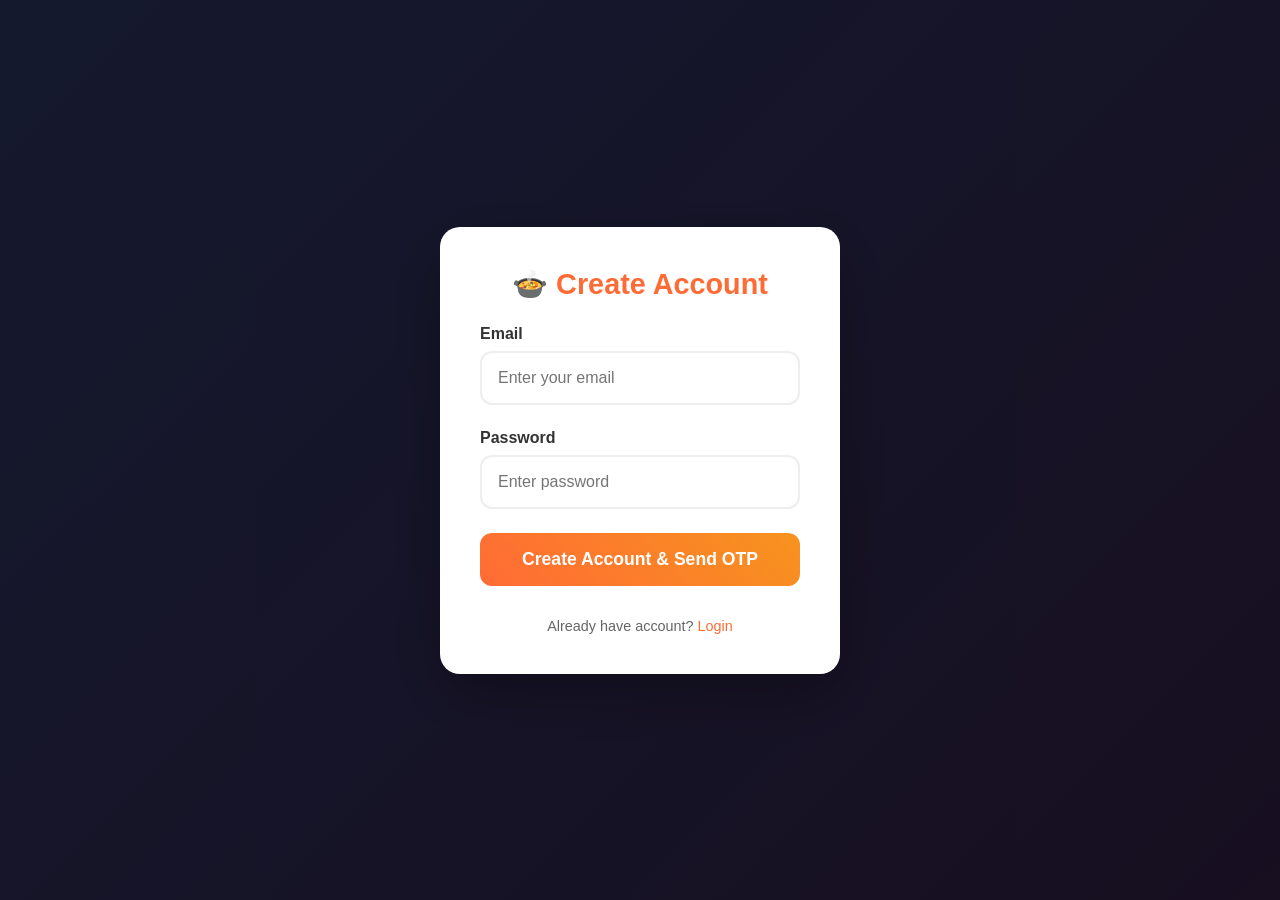
<file: src/main/resources/static/index.html>
<!DOCTYPE html>
<html lang="en">
<head>
    <meta charset="UTF-8">
    <meta name="viewport" content="width=device-width, initial-scale=1.0">
    <title>Food Delivery App - Hyderabad</title>
    <style>
        /* Your exact same CSS - completely unchanged + Auth overlay */
        * {
            margin: 0;
            padding: 0;
            box-sizing: border-box;
        }
        body {
            font-family: 'Segoe UI', Tahoma, Geneva, Verdana, sans-serif;
            background: linear-gradient(135deg, #667eea 0%, #764ba2 100%);
            min-height: 100vh;
            color: #333;
            overflow-x: hidden;
        }
        /* Auth Modal Overlay */
        .auth-overlay {
            position: fixed;
            top: 0;
            left: 0;
            width: 100%;
            height: 100%;
            background: rgba(0,0,0,0.8);
            z-index: 5000;
            display: flex;
            align-items: center;
            justify-content: center;
        }
        .auth-modal {
            background: white;
            border-radius: 20px;
            padding: 2.5rem;
            max-width: 400px;
            width: 90%;
            box-shadow: 0 20px 60px rgba(0,0,0,0.3);
            animation: slideUp 0.5s ease;
        }
        @keyframes slideUp {
            from { transform: translateY(50px); opacity: 0; }
            to { transform: translateY(0); opacity: 1; }
        }
        .auth-title {
            text-align: center;
            color: #ff6b35;
            font-size: 1.8rem;
            margin-bottom: 1.5rem;
        }
        .input-group {
            margin-bottom: 1.5rem;
        }
        .input-group label {
            display: block;
            margin-bottom: 0.5rem;
            color: #333;
            font-weight: 600;
        }
        .input-group input {
            width: 100%;
            padding: 1rem;
            border: 2px solid #eee;
            border-radius: 12px;
            font-size: 1rem;
            transition: border-color 0.3s ease;
        }
        .input-group input:focus {
            outline: none;
            border-color: #ff6b35;
        }
        .btn {
            width: 100%;
            padding: 1rem;
            background: linear-gradient(45deg, #ff6b35, #f7931e);
            color: white;
            border: none;
            border-radius: 12px;
            font-size: 1.1rem;
            font-weight: 600;
            cursor: pointer;
            transition: all 0.3s ease;
            margin-bottom: 1rem;
        }
        .btn:hover {
            transform: translateY(-2px);
            box-shadow: 0 10px 25px rgba(255,107,53,0.4);
        }
        .btn-secondary {
            background: linear-gradient(45deg, #6c757d, #5a6268);
        }
        .otp-inputs {
            display: flex;
            gap: 1rem;
            margin: 1.5rem 0;
        }
        .otp-inputs input {
            width: 50px;
            height: 50px;
            text-align: center;
            font-size: 1.5rem;
            font-weight: bold;
        }
        .forgot-link {
            text-align: center;
            color: #ff6b35;
            text-decoration: none;
            font-size: 0.9rem;
            display: inline-block;
            margin-top: 1rem;
            cursor: pointer;
        }
        .forgot-link:hover {
            text-decoration: underline;
        }
        .header {
            background: white;
            padding: 1rem 2rem;
            box-shadow: 0 2px 10px rgba(0,0,0,0.1);
            position: sticky;
            top: 0;
            z-index: 100;
        }
        .header h1 {
            color: #ff6b35;
            text-align: center;
            font-size: 1.8rem;
        }
        .container {
            max-width: 1200px;
            margin: 0 auto;
            padding: 2rem;
        }
        .nav-tabs {
            display: flex;
            background: white;
            border-radius: 15px;
            padding: 0.5rem;
            margin-bottom: 2rem;
            box-shadow: 0 4px 15px rgba(0,0,0,0.1);
            overflow-x: auto;
        }
        .tab {
            flex: 1;
            padding: 1rem;
            text-align: center;
            background: none;
            border: none;
            font-size: 1rem;
            font-weight: 600;
            color: #666;
            cursor: pointer;
            transition: all 0.3s ease;
            border-radius: 10px;
            min-width: 120px;
        }
        .tab.active {
            background: linear-gradient(45deg, #ff6b35, #f7931e);
            color: white;
            transform: translateY(-2px);
            box-shadow: 0 5px 15px rgba(255,107,53,0.4);
        }
        .category {
            display: none;
            background: white;
            border-radius: 20px;
            padding: 2rem;
            box-shadow: 0 10px 30px rgba(0,0,0,0.1);
            margin-bottom: 2rem;
        }
        .category.active {
            display: block;
            animation: fadeIn 0.5s ease;
        }
        @keyframes fadeIn {
            from { opacity: 0; transform: translateY(20px); }
            to { opacity: 1; transform: translateY(0); }
        }
        .grid {
            display: grid;
            grid-template-columns: repeat(auto-fit, minmax(280px, 1fr));
            gap: 1.5rem;
        }
        .item-card {
            background: #fff;
            border-radius: 20px;
            overflow: hidden;
            box-shadow: 0 8px 25px rgba(0,0,0,0.1);
            transition: all 0.3s ease;
            position: relative;
        }
        .item-card:hover {
            transform: translateY(-10px);
            box-shadow: 0 20px 40px rgba(0,0,0,0.15);
        }
        .item-image {
            width: 100%;
            height: 180px;
            object-fit: cover;
            background-size: cover;
            background-position: center;
        }
        .item-info {
            padding: 1.5rem;
        }
        .item-name {
            font-size: 1.3rem;
            font-weight: 700;
            color: #333;
            margin-bottom: 0.5rem;
        }
        .item-desc {
            color: #666;
            font-size: 0.9rem;
            margin-bottom: 1rem;
        }
        .price {
            font-size: 1.4rem;
            font-weight: 800;
            color: #ff6b35;
            margin-bottom: 1rem;
        }
        .add-btn {
            width: 100%;
            padding: 1rem;
            background: linear-gradient(45deg, #ff6b35, #f7931e);
            color: white;
            border: none;
            border-radius: 12px;
            font-size: 1.1rem;
            font-weight: 600;
            cursor: pointer;
            transition: all 0.3s ease;
        }
        .add-btn:hover {
            transform: scale(1.02);
            box-shadow: 0 5px 15px rgba(255,107,53,0.4);
        }
        .cart {
            position: fixed;
            bottom: 20px;
            right: 20px;
            background: linear-gradient(45deg, #28a745, #20c997);
            color: white;
            width: 60px;
            height: 60px;
            border-radius: 50%;
            border: none;
            font-size: 1.5rem;
            cursor: pointer;
            box-shadow: 0 10px 30px rgba(40,167,69,0.4);
            transition: all 0.3s ease;
            z-index: 1000;
        }
        .cart:hover {
            transform: scale(1.1);
        }
        .cart-count {
            position: absolute;
            top: -8px;
            right: -8px;
            background: #dc3545;
            color: white;
            border-radius: 50%;
            width: 24px;
            height: 24px;
            font-size: 0.8rem;
            font-weight: 700;
            display: flex;
            align-items: center;
            justify-content: center;
        }
        .cart-modal {
            display: none;
            position: fixed;
            top: 0;
            left: 0;
            width: 100%;
            height: 100%;
            background: rgba(0,0,0,0.5);
            z-index: 2000;
            animation: fadeIn 0.3s ease;
        }
        .cart-content {
            position: absolute;
            bottom: 0;
            left: 0;
            right: 0;
            background: white;
            border-radius: 20px 20px 0 0;
            max-height: 70vh;
            overflow-y: auto;
            padding: 2rem;
        }
        .close-cart {
            position: absolute;
            top: 1rem;
            right: 1.5rem;
            font-size: 2rem;
            cursor: pointer;
            color: #666;
        }
        .empty-cart {
            text-align: center;
            padding: 3rem;
            color: #666;
        }
        .cart-item {
            display: flex;
            justify-content: space-between;
            align-items: center;
            padding: 1rem 0;
            border-bottom: 1px solid #eee;
        }
        .cart-total {
            font-size: 1.5rem;
            font-weight: 700;
            text-align: right;
            margin: 1rem 0;
        }
        .checkout-btn {
            width: 100%;
            padding: 1.2rem;
            background: linear-gradient(45deg, #28a745, #20c997);
            color: white;
            border: none;
            border-radius: 12px;
            font-size: 1.2rem;
            font-weight: 600;
            cursor: pointer;
        }
        @media (max-width: 768px) {
            .container { padding: 1rem; }
            .nav-tabs { padding: 0.3rem; }
            .tab { font-size: 0.9rem; padding: 0.8rem; min-width: 100px; }
            .grid { grid-template-columns: repeat(auto-fit, minmax(250px, 1fr)); gap: 1rem; }
        }
    </style>
</head>
<body>
    <!-- AUTH OVERLAY - STARTS FIRST -->
    <div class="auth-overlay" id="authOverlay">
        <!-- CREATE ACCOUNT SCREEN -->
        <div class="auth-modal" id="createAccount">
            <h2 class="auth-title">🍲 Create Account</h2>
            <div class="input-group">
                <label>Email</label>
                <input type="email" id="createEmail" placeholder="Enter your email">
            </div>
            <div class="input-group">
                <label>Password</label>
                <input type="password" id="createPassword" placeholder="Enter password">
            </div>
            <button class="btn" onclick="createAccount()">Create Account &amp; Send OTP</button>
            <div style="text-align: center; color: #666; font-size: 0.9rem;">
                Already have account? <span class="forgot-link" onclick="showLogin()">Login</span>
            </div>
        </div>

        <!-- OTP VERIFICATION SCREEN -->
        <div class="auth-modal" id="otpScreen" style="display: none;">
            <h2 class="auth-title">Verify OTP</h2>
            <p style="text-align: center; color: #666; margin-bottom: 2rem;">Enter OTP sent to your email</p>
            <div class="otp-inputs">
                <input type="text" maxlength="1" id="otp1">
                <input type="text" maxlength="1" id="otp2">
                <input type="text" maxlength="1" id="otp3">
                <input type="text" maxlength="1" id="otp4">
                <input type="text" maxlength="1" id="otp5">
                <input type="text" maxlength="1" id="otp6">
            </div>
            <button class="btn" onclick="verifyOTP()">Verify OTP</button>
            <div style="text-align: center;">
                <span class="forgot-link" onclick="resendOTP()">Resend OTP</span>
            </div>
        </div>

        <!-- LOGIN SCREEN -->
        <div class="auth-modal" id="loginScreen" style="display: none;">
            <h2 class="auth-title">🍲 Login</h2>
            <div class="input-group">
                <label>Email</label>
                <input type="email" id="loginEmail" placeholder="Enter your email">
            </div>
            <div class="input-group">
                <label>Password</label>
                <input type="password" id="loginPassword" placeholder="Enter password">
            </div>
            <button class="btn" onclick="login()">Login</button>
            <a class="forgot-link" onclick="showForgotPassword(event)">Forgot Password?</a>
            <div style="text-align: center; color: #666; font-size: 0.9rem;">
                New user? <span class="forgot-link" onclick="showCreateAccount()">Create Account</span>
            </div>
        </div>

        <!-- FORGOT PASSWORD SCREEN -->
        <div class="auth-modal" id="forgotPassword" style="display: none;">
            <h2 class="auth-title">Reset Password</h2>
            <p style="text-align: center; color: #666; margin-bottom: 2rem;">Enter email to receive reset link</p>
            <div class="input-group">
                <label>Email</label>
                <input type="email" id="forgotEmail" placeholder="Enter your email">
            </div>
            <button class="btn btn-secondary" onclick="sendResetLink()">Send Reset Link</button>
            <div style="text-align: center;">
                <span class="forgot-link" onclick="showLogin()">Back to Login</span>
            </div>
        </div>
    </div>

    <!-- MAIN APP - HIDDEN UNTIL LOGIN -->
    <div id="mainApp" style="display: none;">
        <div class="header">
            <h1>
                🍲 Food Delivery Hyderabad
                <span style="float: right; color: #666; cursor: pointer; margin-left: 15px;" onclick="logout()">Logout</span>
                <button onclick="showOrderStatus()" style="float: right; margin-left: 10px; padding: 6px 10px; border-radius: 8px; border: none; background:#20c997; color:white; cursor:pointer; font-size:0.85rem;">Order Status</button>
                <button onclick="showOrderHistory()" style="float: right; padding: 6px 10px; border-radius: 8px; border: none; background:#ff6b35; color:white; cursor:pointer; font-size:0.85rem;">Order History</button>
            </h1>
        </div>
        
        <div class="container">
            <div class="nav-tabs">
                <button class="tab active" data-category="south">South Indian</button>
                <button class="tab" data-category="north">North Indian</button>
                <button class="tab" data-category="desserts">Desserts</button>
                <button class="tab" data-category="chinese">Chinese</button>
            </div>

            <!-- South Indian -->
            <div id="south" class="category active">
                <div class="grid">
                    <div class="item-card">
                        <div class="item-image" style="background-image: url('https://vismaifood.com/storage/app/uploads/public/8b4/19e/427/thumb__1200_0_0_0_auto.jpg'); background-size: cover; background-position: center;"></div>
                        <div class="item-info">
                            <div class="item-name">Masala Dosa</div>
                            <div class="item-desc">Crispy dosa with potato masala &amp; sambar</div>
                            <div class="price">₹120</div>
                            <button class="add-btn" data-name="Masala Dosa" data-price="120">Add to Cart</button>
                        </div>
                    </div>
                    <div class="item-card">
                        <div class="item-image" style="background-image: url('https://vaya.in/recipes/wp-content/uploads/2018/02/Idli-and-Sambar-1.jpg'); background-size: cover; background-position: center;"></div>
                        <div class="item-info">
                            <div class="item-name">Idli Sambhar</div>
                            <div class="item-desc">Steamed idlis with coconut chutney</div>
                            <div class="price">₹80</div>
                            <button class="add-btn" data-name="Idli Sambhar" data-price="80">Add to Cart</button>
                        </div>
                    </div>
                    <div class="item-card">
                        <div class="item-image" style="background-image: url('https://www.indianhealthyrecipes.com/wp-content/uploads/2021/01/pongal-ven-pongal.jpg'); background-size: cover; background-position: center;"></div>
                        <div class="item-info">
                            <div class="item-name">Pongal</div>
                            <div class="item-desc">Ven Pongal with ghee &amp; cashews</div>
                            <div class="price">₹140</div>
                            <button class="add-btn" data-name="Pongal" data-price="140">Add to Cart</button>
                        </div>
                    </div>
                </div>
            </div>

            <!-- North Indian -->
            <div id="north" class="category">
                <div class="grid">
                    <div class="item-card">
                        <div class="item-image" style="background-image: url('https://www.indianhealthyrecipes.com/wp-content/uploads/2023/04/butter-chicken-recipe-500x500.jpg'); background-size: cover; background-position: center;"></div>
                        <div class="item-info">
                            <div class="item-name">Butter Chicken</div>
                            <div class="item-desc">Creamy butter chicken curry with naan</div>
                            <div class="price">₹280</div>
                            <button class="add-btn" data-name="Butter Chicken" data-price="280">Add to Cart</button>
                        </div>
                    </div>
                    <div class="item-card">
                        <div class="item-image" style="background-image: url('https://cookingfromheart.com/wp-content/uploads/2017/03/Paneer-Tikka-Masala-4-500x375.jpg'); background-size: cover; background-position: center;"></div>
                        <div class="item-info">
                            <div class="item-name">Paneer Tikka Masala</div>
                            <div class="item-desc">Grilled paneer in rich tomato gravy</div>
                            <div class="price">₹260</div>
                            <button class="add-btn" data-name="Paneer Tikka Masala" data-price="260">Add to Cart</button>
                        </div>
                    </div>
                    <div class="item-card">
                        <div class="item-image" style="background-image: url('https://www.cookwithmanali.com/wp-content/uploads/2019/04/Restaurant-Style-Dal-Makhani-500x500.jpg'); background-size: cover; background-position: center;"></div>
                        <div class="item-info">
                            <div class="item-name">Dal Makhani</div>
                            <div class="item-desc">Slow-cooked black lentils with butter</div>
                            <div class="price">₹220</div>
                            <button class="add-btn" data-name="Dal Makhani" data-price="220">Add to Cart</button>
                        </div>
                    </div>
                </div>
            </div>

            <!-- Desserts -->
            <div id="desserts" class="category">
                <div class="grid">
                    <div class="item-card">
                        <div class="item-image" style="background-image: url('https://images.unsplash.com/photo-1578985545062-69928b1d9587?w=400'); background-size: cover; background-position: center;"></div>
                        <div class="item-info">
                            <div class="item-name">Chocolate Cake</div>
                            <div class="item-desc">Rich chocolate fudge cake slice</div>
                            <div class="price">₹150</div>
                            <button class="add-btn" data-name="Chocolate Cake" data-price="150">Add to Cart</button>
                        </div>
                    </div>
                    <div class="item-card">
                        <div class="item-image" style="background-image: url('https://tds.indianeagle.com/wp-content/uploads/2019/10/Best-Sweets-In-Hyderabad.jpg'); background-size: cover; background-position: center;"></div>
                        <div class="item-info">
                            <div class="item-name">Double Ka Meetha</div>
                            <div class="item-desc">Hyderabadi bread pudding with nuts</div>
                            <div class="price">₹110</div>
                            <button class="add-btn" data-name="Double Ka Meetha" data-price="110">Add to Cart</button>
                        </div>
                    </div>
                    <div class="item-card">
                        <div class="item-image" style="background-image: url('https://pipingpotcurry.com/wp-content/uploads/2023/12/Gulab-Jamun-Recipe-Piping-Pot-Curry.jpg'); background-size: cover; background-position: center;"></div>
                        <div class="item-info">
                            <div class="item-name">Gulab Jamun</div>
                            <div class="item-desc">Hot syrupy milk dumplings (4 pcs)</div>
                            <div class="price">₹90</div>
                            <button class="add-btn" data-name="Gulab Jamun" data-price="90">Add to Cart</button>
                        </div>
                    </div>
                    <div class="item-card">
                        <div class="item-image" style="background-image: url('https://themadscientistskitchen.com/wp-content/uploads/2020/08/Khubani-ka-Meetha.jpg'); background-size: cover; background-position: center;"></div>
                        <div class="item-info">
                            <div class="item-name">Qubani ka Meetha</div>
                            <div class="item-desc">Hyderabadi apricot dessert</div>
                            <div class="price">₹130</div>
                            <button class="add-btn" data-name="Qubani ka Meetha" data-price="130">Add to Cart</button>
                        </div>
                    </div>
                </div>
            </div>

            <!-- Chinese -->
            <div id="chinese" class="category">
                <div class="grid">
                    <div class="item-card">
                        <div class="item-image" style="background-image: url('https://images.unsplash.com/photo-1588166524941-28b3d2a5a490?w=400'); background-size: cover; background-position: center;"></div>
                        <div class="item-info">
                            <div class="item-name">Chicken Fried Rice</div>
                            <div class="item-desc">Indo-Chinese style fried rice</div>
                            <div class="price">₹200</div>
                            <button class="add-btn" data-name="Chicken Fried Rice" data-price="200">Add to Cart</button>
                        </div>
                    </div>
                    <div class="item-card">
                        <div class="item-image" style="background-image: url('https://images.unsplash.com/photo-1603484786263-0d0f8aa0d3f4?w=400'); background-size: cover; background-position: center;"></div>
                        <div class="item-info">
                            <div class="item-name">Chicken Manchurian</div>
                            <div class="item-desc">Spicy chicken manchurian dry</div>
                            <div class="price">₹250</div>
                            <button class="add-btn" data-name="Chicken Manchurian" data-price="250">Add to Cart</button>
                        </div>
                    </div>
                    <div class="item-card">
                        <div class="item-image" style="background-image: url('https://images.unsplash.com/photo-1626072169737-227ea21a3d68?w=400'); background-size: cover; background-position: center;"></div>
                        <div class="item-info">
                            <div class="item-name">Chicken Hakka Noodles</div>
                            <div class="item-desc">Stir-fried noodles with veggies &amp; chicken</div>
                            <div class="price">₹180</div>
                            <button class="add-btn" data-name="Chicken Hakka Noodles" data-price="180">Add to Cart</button>
                        </div>
                    </div>
                    <div class="item-card">
                        <div class="item-image" style="background-image: url('https://images.unsplash.com/photo-1567620905732-2d1ec7ab7445?w=400'); background-size: cover; background-position: center;"></div>
                        <div class="item-info">
                            <div class="item-name">Chilli Chicken</div>
                            <div class="item-desc">Indo-Chinese crispy chilli chicken</div>
                            <div class="price">₹240</div>
                            <button class="add-btn" data-name="Chilli Chicken" data-price="240">Add to Cart</button>
                        </div>
                    </div>
                </div>
            </div>
        </div>

        <!-- Cart Button -->
        <button class="cart" id="cartBtn">
            🛒
            <span class="cart-count" id="cartCount">0</span>
        </button>

        <!-- Cart Modal -->
        <div class="cart-modal" id="cartModal">
            <div class="cart-content">
                <span class="close-cart" id="closeCart">&times;</span>
                <h2 style="margin-bottom: 2rem; color: #333;">Your Cart</h2>
                <div id="cartItems"></div>
                <div class="cart-total" id="cartTotal">Total: ₹0</div>
                <button class="checkout-btn">Checkout</button>
            </div>
        </div>

        <!-- Order History Modal -->
        <div class="cart-modal" id="orderHistoryModal">
            <div class="cart-content">
                <span class="close-cart" onclick="document.getElementById('orderHistoryModal').style.display='none'">&times;</span>
                <h2 style="margin-bottom: 1.5rem; color: #333;">Order History</h2>
                <div id="orderHistoryContent"></div>
            </div>
        </div>

        <!-- Order Status Modal -->
        <div class="cart-modal" id="orderStatusModal">
            <div class="cart-content">
                <span class="close-cart" onclick="document.getElementById('orderStatusModal').style.display='none'">&times;</span>
                <h2 style="margin-bottom: 1.5rem; color: #333;">Order Status</h2>
                <div id="orderStatusContent"></div>
            </div>
        </div>
    </div>

    <script>
        /************ SIMPLE AUTH LOGIC (FRONTEND ONLY) ************/
        const FIXED_OTP = "123456"; // demo OTP
        let tempUser = null; // holds email+password during OTP
        let currentUser = null;

        function getUsers() {
            return JSON.parse(localStorage.getItem("users") || "{}");
        }

        function saveUsers(users) {
            localStorage.setItem("users", JSON.stringify(users));
        }

        function showOnly(id) {
            document.getElementById("createAccount").style.display = "none";
            document.getElementById("otpScreen").style.display = "none";
            document.getElementById("loginScreen").style.display = "none";
            document.getElementById("forgotPassword").style.display = "none";
            document.getElementById(id).style.display = "block";
        }

        function showLogin() {
            showOnly("loginScreen");
        }

        function showCreateAccount() {
            showOnly("createAccount");
        }

        function showForgotPassword(e) {
            if (e) e.preventDefault();
            showOnly("forgotPassword");
        }

        function createAccount() {
            const email = document.getElementById("createEmail").value.trim();
            const password = document.getElementById("createPassword").value.trim();

            if (!email || !password) {
                alert("Please enter email and password");
                return;
            }

            const users = getUsers();
            if (users[email]) {
                alert("User already exists. Please login.");
                showLogin();
                return;
            }

            tempUser = { email, password };
            alert("OTP sent to your email (demo OTP: 123456)");
            showOnly("otpScreen");
        }

        function verifyOTP() {
            const code =
                (document.getElementById("otp1").value || "") +
                (document.getElementById("otp2").value || "") +
                (document.getElementById("otp3").value || "") +
                (document.getElementById("otp4").value || "") +
                (document.getElementById("otp5").value || "") +
                (document.getElementById("otp6").value || "");

            if (code !== FIXED_OTP) {
                alert("Invalid OTP. Please try again.");
                return;
            }

            if (!tempUser) {
                alert("No registration in progress.");
                return;
            }

            const users = getUsers();
            users[tempUser.email] = {
                password: tempUser.password
            };
            saveUsers(users);
            tempUser = null;
            alert("Account created successfully!");
            showLogin();
        }

        function resendOTP() {
            alert("OTP resent (demo OTP: 123456)");
        }

        function login() {
            const email = document.getElementById("loginEmail").value.trim();
            const password = document.getElementById("loginPassword").value.trim();

            if (!email || !password) {
                alert("Please enter email and password");
                return;
            }

            const users = getUsers();
            if (!users[email] || users[email].password !== password) {
                alert("Invalid credentials");
                return;
            }

            currentUser = email;
            document.getElementById("authOverlay").style.display = "none";
            document.getElementById("mainApp").style.display = "block";
        }

        function logout() {
            currentUser = null;
            document.getElementById("mainApp").style.display = "none";
            document.getElementById("authOverlay").style.display = "flex";
            showLogin();
        }

        function sendResetLink() {
            const email = document.getElementById("forgotEmail").value.trim();
            if (!email) {
                alert("Please enter email");
                return;
            }

            const users = getUsers();
            if (!users[email]) {
                alert("No account found with this email");
                return;
            }

            alert("Password reset link sent to your email (demo only).");
            showLogin();
        }

        /************ ORIGINAL APP JS + ORDERS ************/
        let cart = [];
        let orders = JSON.parse(localStorage.getItem("orders") || "[]");

        // Tab switching
        document.querySelectorAll(".tab").forEach(tab => {
            tab.addEventListener("click", () => {
                document.querySelectorAll(".tab").forEach(t => t.classList.remove("active"));
                document.querySelectorAll(".category").forEach(c => c.classList.remove("active"));
                tab.classList.add("active");
                document.getElementById(tab.dataset.category).classList.add("active");
            });
        });

        // Add to cart
        document.querySelectorAll(".add-btn").forEach(btn => {
            btn.addEventListener("click", () => {
                const name = btn.dataset.name;
                const price = parseInt(btn.dataset.price);
                const item = cart.find(i => i.name === name);
                if (item) {
                    item.quantity += 1;
                } else {
                    cart.push({ name, price, quantity: 1 });
                }
                updateCartUI();
                // Visual feedback
                btn.textContent = "Added! ✓";
                btn.style.background = "linear-gradient(45deg, #28a745, #20c997)";
                setTimeout(() => {
                    btn.textContent = "Add to Cart";
                    btn.style.background = "linear-gradient(45deg, #ff6b35, #f7931e)";
                }, 1500);
            });
        });

        // Cart functionality
        const cartBtn = document.getElementById("cartBtn");
        const cartModal = document.getElementById("cartModal");
        const closeCart = document.getElementById("closeCart");
        const cartItems = document.getElementById("cartItems");
        const cartTotal = document.getElementById("cartTotal");
        const cartCount = document.getElementById("cartCount");

        cartBtn.addEventListener("click", () => (cartModal.style.display = "block"));
        closeCart.addEventListener("click", () => (cartModal.style.display = "none"));
        window.addEventListener("click", e => {
            if (e.target === cartModal) cartModal.style.display = "none";
        });

        function updateCartUI() {
            const totalItems = cart.reduce((sum, item) => sum + item.quantity, 0);
            const totalPrice = cart.reduce((sum, item) => sum + item.price * item.quantity, 0);

            cartCount.textContent = totalItems;
            cartTotal.textContent = `Total: ₹${totalPrice}`;

            if (cart.length === 0) {
                cartItems.innerHTML = '<div class="empty-cart">Your cart is empty 😢</div>';
            } else {
                cartItems.innerHTML = cart
                    .map(
                        item => `
                    <div class="cart-item">
                        <div>
                            <strong>${item.name}</strong><br>
                            <small>₹${item.price} x ${item.quantity}</small>
                        </div>
                        <div style="font-weight: bold;">₹${item.price * item.quantity}</div>
                    </div>
                `
                    )
                    .join("");
            }
        }

        document.querySelector(".checkout-btn").addEventListener("click", () => {
            if (cart.length > 0) {
                const total = cart.reduce((sum, item) => sum + item.price * item.quantity, 0);
                const newOrder = {
                    id: Date.now(),
                    items: [...cart],
                    total,
                    status: "Placed",
                    time: new Date().toLocaleString()
                };
                orders.push(newOrder);
                localStorage.setItem("orders", JSON.stringify(orders));

                alert(`Order placed successfully! Total: ₹${total}`);
                cart = [];
                updateCartUI();
                cartModal.style.display = "none";
            }
        });

        function showOrderHistory() {
            const historyModal = document.getElementById("orderHistoryModal");
            const historyDiv = document.getElementById("orderHistoryContent");
            const savedOrders = JSON.parse(localStorage.getItem("orders") || "[]");

            if (savedOrders.length === 0) {
                historyDiv.innerHTML = '<div class="empty-cart">No past orders yet.</div>';
            } else {
                historyDiv.innerHTML = savedOrders
                    .slice()
                    .reverse()
                    .map(
                        order => `
                <div class="cart-item">
                    <div>
                        <strong>Order #${order.id}</strong><br>
                        <small>${order.time}</small><br>
                        <small>Status: ${order.status}</small><br>
                        <small>Items: ${order.items
                            .map(i => i.name + " x" + i.quantity)
                            .join(", ")}</small>
                    </div>
                    <div style="font-weight:bold;">₹${order.total}</div>
                </div>
            `
                    )
                    .join("");
            }
            historyModal.style.display = "block";
        }

        function showOrderStatus() {
            const statusModal = document.getElementById("orderStatusModal");
            const statusDiv = document.getElementById("orderStatusContent");
            const savedOrders = JSON.parse(localStorage.getItem("orders") || "[]");

            if (savedOrders.length === 0) {
                statusDiv.innerHTML = '<div class="empty-cart">No active orders.</div>';
            } else {
                const latest = savedOrders[savedOrders.length - 1];
                statusDiv.innerHTML = `
            <p><strong>Latest Order #${latest.id}</strong></p>
            <p><small>${latest.time}</small></p>
            <p>Status: <strong>${latest.status}</strong></p>
            <p>Total: <strong>₹${latest.total}</strong></p>
        `;
            }
            statusModal.style.display = "block";
        }
    </script>
</body>
</html>
</file>
